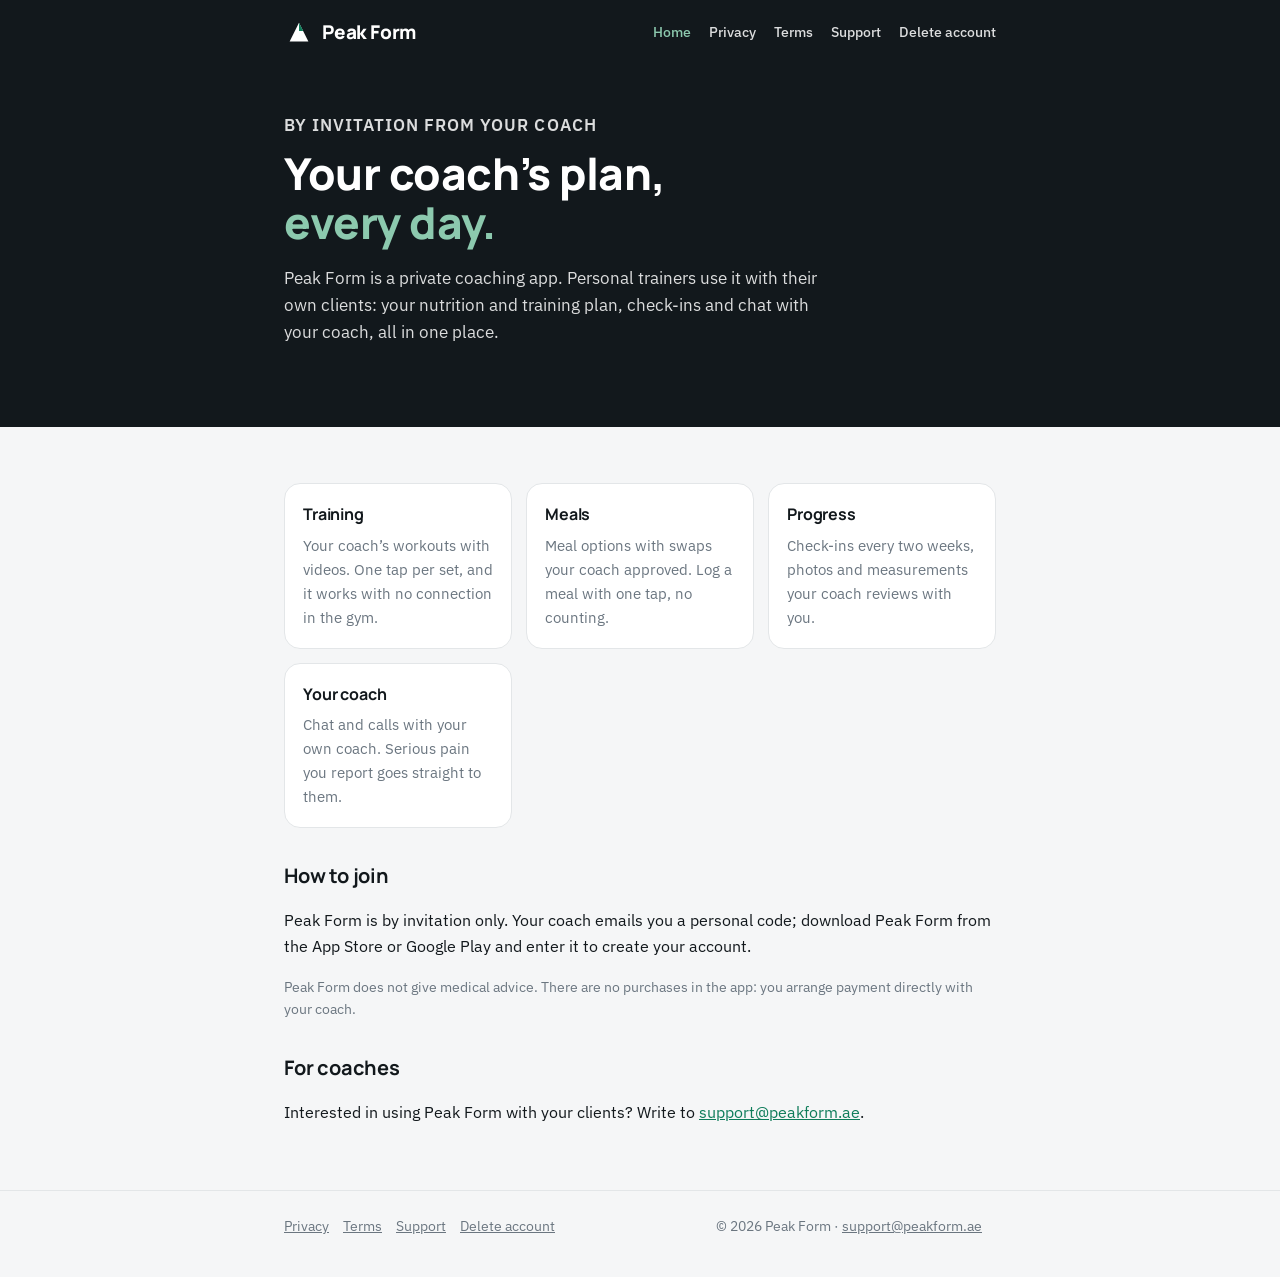
<file: index.html>
<!doctype html>
<html lang="en">
<head>
<meta charset="utf-8">
<meta name="viewport" content="width=device-width, initial-scale=1">
<title>Peak Form</title>
<meta name="description" content="Peak Form is a private coaching app: your personal trainer's nutrition and training plan on your phone, by invitation from your coach.">
<meta name="theme-color" content="#12181C">
<link rel="icon" href="/favicon.svg" type="image/svg+xml">
<link rel="preconnect" href="https://fonts.googleapis.com">
<link rel="preconnect" href="https://fonts.gstatic.com" crossorigin>
<link href="https://fonts.googleapis.com/css2?family=IBM+Plex+Sans:wght@400;500;600&family=Manrope:wght@700;800&display=swap" rel="stylesheet">
<link rel="stylesheet" href="/style.css">
</head>
<body>
<header class="top"><div class="wrap">
  <a class="brand" href="/"><svg viewBox="0 0 64 64" aria-hidden="true"><path d="M32 12 L52 52 L12 52 Z" fill="#FFFFFF"/><path d="M32 12 L41 30 L32 30 Z" fill="#0E7C5A"/></svg><span>Peak Form</span></a>
  <nav class="links" aria-label="Main"><a href="/" aria-current="page">Home</a><a href="/privacy">Privacy</a><a href="/terms">Terms</a><a href="/support">Support</a><a href="/delete-account">Delete account</a></nav>
</div></header>
<section class="hero"><div class="wrap">
  <p class="kicker">By invitation from your coach</p>
  <h1>Your coach’s plan,<br><span class="accent">every day.</span></h1>
  <p>Peak Form is a private coaching app. Personal trainers use it with their own clients: your nutrition and training plan, check-ins and chat with your coach, all in one place.</p>
</div></section>
<main><div class="wrap">
  <div class="grid">
    <div class="card"><h3>Training</h3><p>Your coach’s workouts with videos. One tap per set, and it works with no connection in the gym.</p></div>
    <div class="card"><h3>Meals</h3><p>Meal options with swaps your coach approved. Log a meal with one tap, no counting.</p></div>
    <div class="card"><h3>Progress</h3><p>Check-ins every two weeks, photos and measurements your coach reviews with you.</p></div>
    <div class="card"><h3>Your coach</h3><p>Chat and calls with your own coach. Serious pain you report goes straight to them.</p></div>
  </div>
  <h2>How to join</h2>
  <p>Peak Form is by invitation only. Your coach emails you a personal code; download Peak Form from the App Store or Google Play and enter it to create your account.</p>
  <p class="muted">Peak Form does not give medical advice. There are no purchases in the app: you arrange payment directly with your coach.</p>
  <h2>For coaches</h2>
  <p>Interested in using Peak Form with your clients? Write to <a href="mailto:support@peakform.ae">support@peakform.ae</a>.</p>
</div></main>
<footer class="bottom"><div class="wrap">
  <div><a href="/privacy">Privacy</a><a href="/terms">Terms</a><a href="/support">Support</a><a href="/delete-account">Delete account</a></div>
  <div>© 2026 Peak Form · <a href="mailto:support@peakform.ae">support@peakform.ae</a></div>
</div></footer>
</body>
</html>
</file>
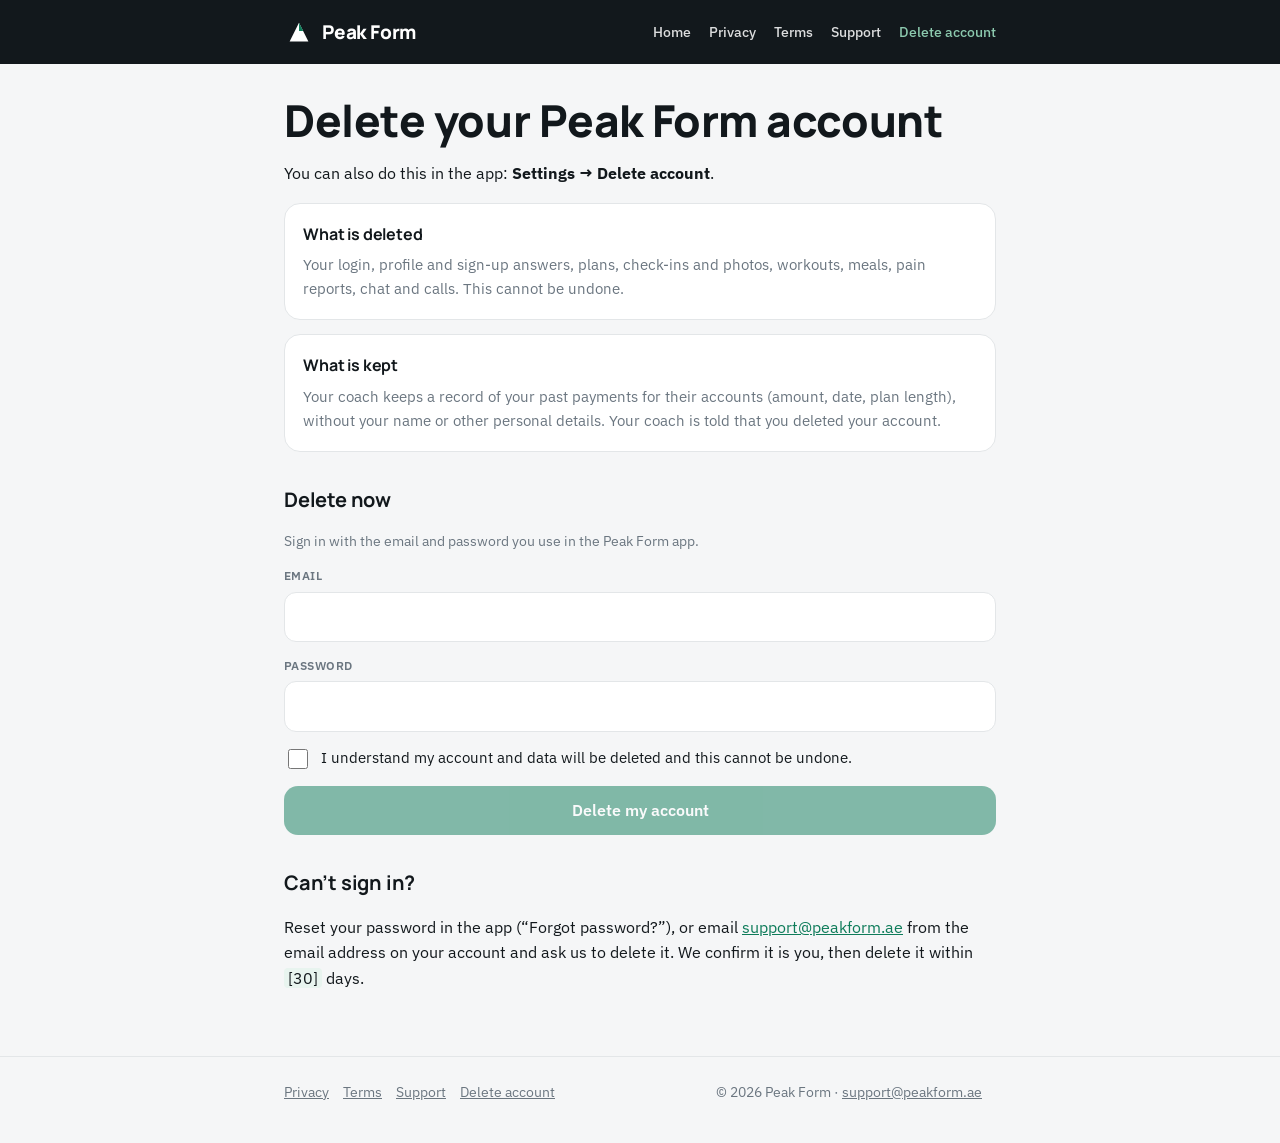
<file: delete-account.html>
<!doctype html>
<html lang="en">
<head>
<meta charset="utf-8">
<meta name="viewport" content="width=device-width, initial-scale=1">
<title>Delete your account – Peak Form</title>
<meta name="description" content="Delete your Peak Form account and personal data.">
<meta name="theme-color" content="#12181C">
<link rel="icon" href="/favicon.svg" type="image/svg+xml">
<link rel="preconnect" href="https://fonts.googleapis.com">
<link rel="preconnect" href="https://fonts.gstatic.com" crossorigin>
<link href="https://fonts.googleapis.com/css2?family=IBM+Plex+Sans:wght@400;500;600&family=Manrope:wght@700;800&display=swap" rel="stylesheet">
<link rel="stylesheet" href="/style.css">
</head>
<body>
<header class="top"><div class="wrap">
  <a class="brand" href="/"><svg viewBox="0 0 64 64" aria-hidden="true"><path d="M32 12 L52 52 L12 52 Z" fill="#FFFFFF"/><path d="M32 12 L41 30 L32 30 Z" fill="#0E7C5A"/></svg><span>Peak Form</span></a>
  <nav class="links" aria-label="Main"><a href="/">Home</a><a href="/privacy">Privacy</a><a href="/terms">Terms</a><a href="/support">Support</a><a href="/delete-account" aria-current="page">Delete account</a></nav>
</div></header>
<main><div class="wrap">
  <h1>Delete your Peak Form account</h1>
  <p>You can also do this in the app: <strong>Settings → Delete account</strong>.</p>

  <div class="card">
    <h3>What is deleted</h3>
    <p>Your login, profile and sign-up answers, plans, check-ins and photos, workouts, meals, pain reports, chat and calls. This cannot be undone.</p>
  </div>
  <div class="card">
    <h3>What is kept</h3>
    <p>Your coach keeps a record of your past payments for their accounts (amount, date, plan length), without your name or other personal details. Your coach is told that you deleted your account.</p>
  </div>

  <h2>Delete now</h2>
  <p class="muted">Sign in with the email and password you use in the Peak Form app.</p>
  <form id="del" novalidate>
    <label>Email<input id="email" type="email" autocomplete="username" required></label>
    <label>Password<input id="password" type="password" autocomplete="current-password" required></label>
    <label class="check"><input id="sure" type="checkbox"> I understand my account and data will be deleted and this cannot be undone.</label>
    <div id="msg" class="notice alert" role="alert" hidden></div>
    <button class="btn" id="go" type="submit" disabled>Delete my account</button>
  </form>
  <div id="done" class="notice ok" role="status" hidden><strong>Your account is deleted.</strong> Your login and personal data have been removed. Thank you for training with Peak Form.</div>

  <h2>Can’t sign in?</h2>
  <p>Reset your password in the app (“Forgot password?”), or email <a href="mailto:support@peakform.ae?subject=Delete%20my%20account">support@peakform.ae</a> from the email address on your account and ask us to delete it. We confirm it is you, then delete it within <span class="tbc">[30]</span> days.</p>
</div></main>
<script src="/config.js"></script>
<script src="/delete-account.js"></script>
<footer class="bottom"><div class="wrap">
  <div><a href="/privacy">Privacy</a><a href="/terms">Terms</a><a href="/support">Support</a><a href="/delete-account">Delete account</a></div>
  <div>© 2026 Peak Form · <a href="mailto:support@peakform.ae">support@peakform.ae</a></div>
</div></footer>
</body>
</html>
</file>
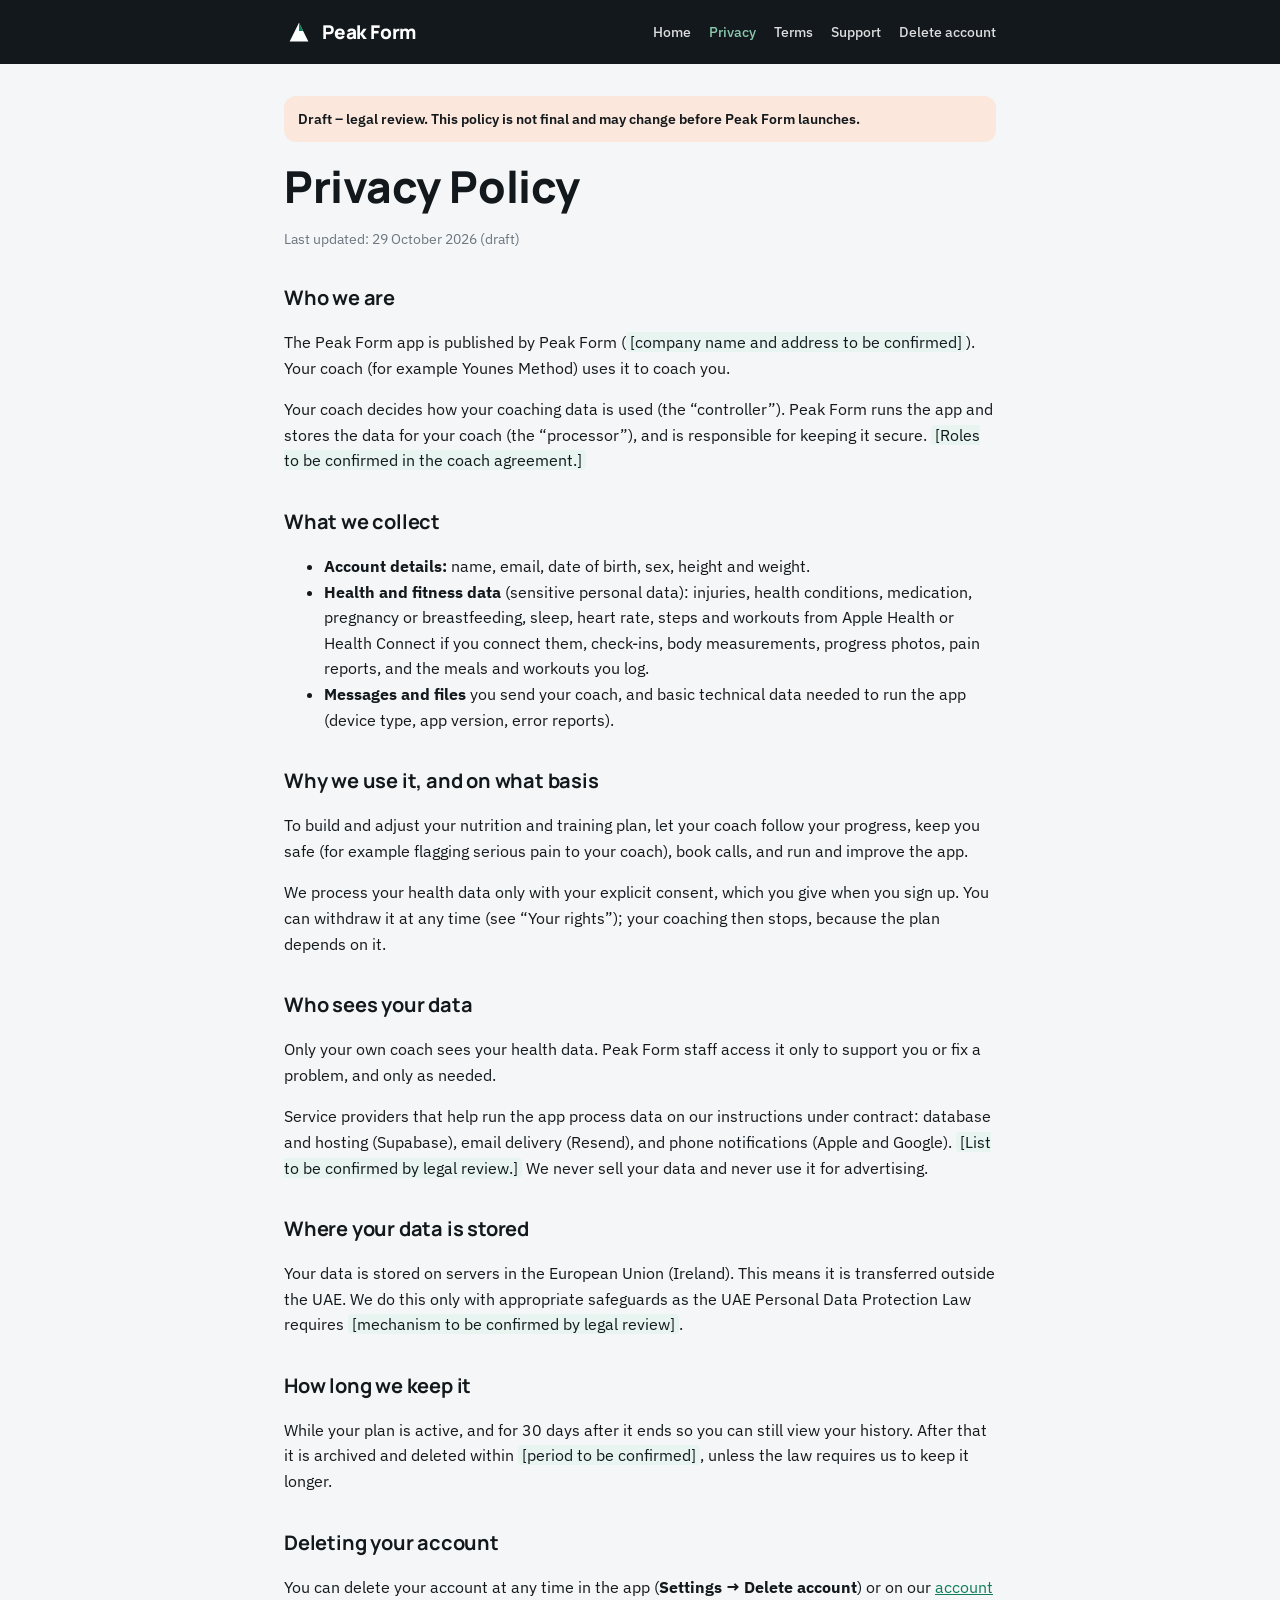
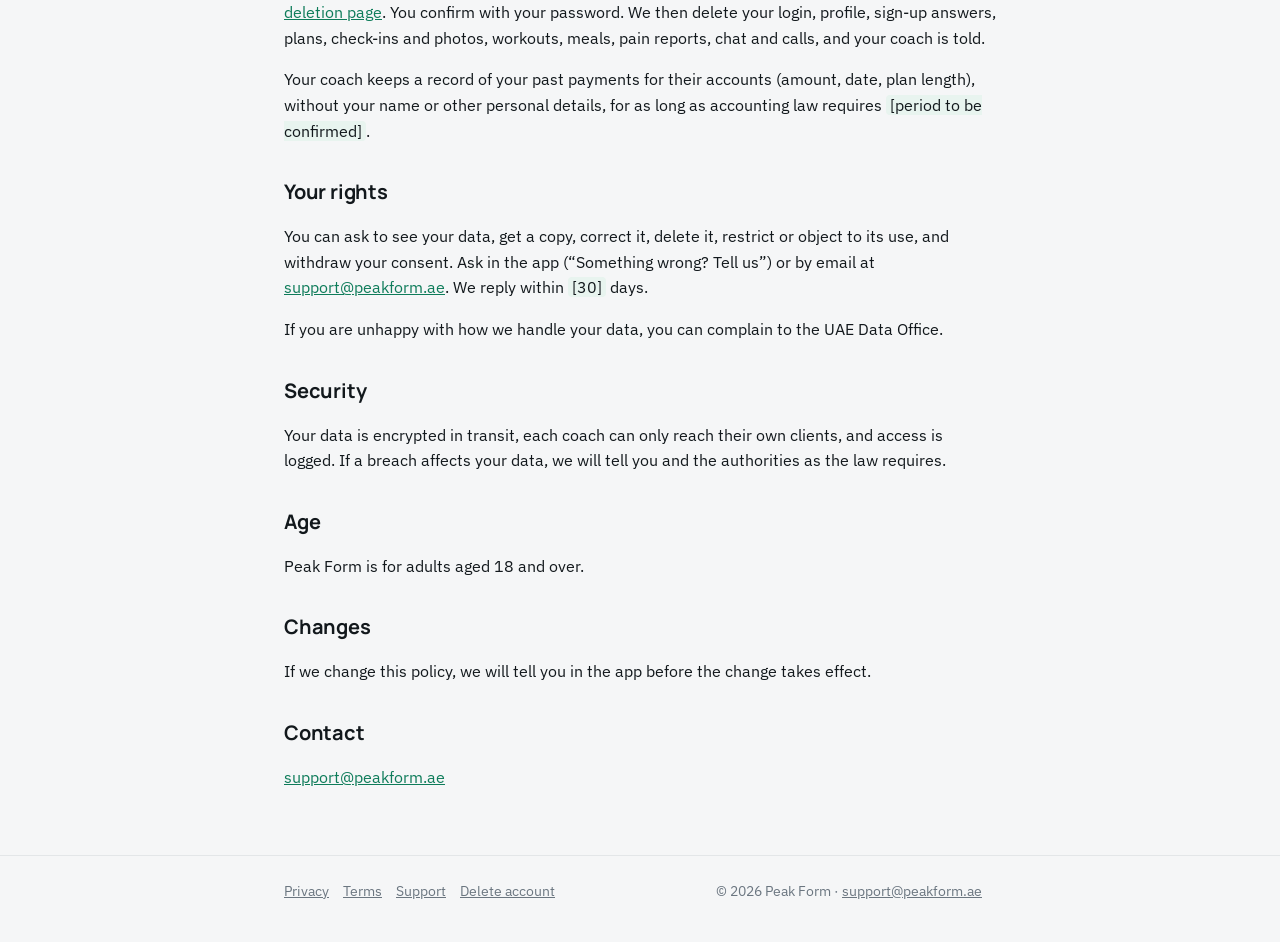
<file: privacy.html>
<!doctype html>
<html lang="en">
<head>
<meta charset="utf-8">
<meta name="viewport" content="width=device-width, initial-scale=1">
<title>Privacy Policy – Peak Form</title>
<meta name="description" content="How Peak Form collects, uses, stores and deletes your personal and health data.">
<meta name="theme-color" content="#12181C">
<link rel="icon" href="/favicon.svg" type="image/svg+xml">
<link rel="preconnect" href="https://fonts.googleapis.com">
<link rel="preconnect" href="https://fonts.gstatic.com" crossorigin>
<link href="https://fonts.googleapis.com/css2?family=IBM+Plex+Sans:wght@400;500;600&family=Manrope:wght@700;800&display=swap" rel="stylesheet">
<link rel="stylesheet" href="/style.css">
</head>
<body>
<header class="top"><div class="wrap">
  <a class="brand" href="/"><svg viewBox="0 0 64 64" aria-hidden="true"><path d="M32 12 L52 52 L12 52 Z" fill="#FFFFFF"/><path d="M32 12 L41 30 L32 30 Z" fill="#0E7C5A"/></svg><span>Peak Form</span></a>
  <nav class="links" aria-label="Main"><a href="/">Home</a><a href="/privacy" aria-current="page">Privacy</a><a href="/terms">Terms</a><a href="/support">Support</a><a href="/delete-account">Delete account</a></nav>
</div></header>
<main><div class="wrap">
  <p class="draft">Draft – legal review. This policy is not final and may change before Peak Form launches.</p>
  <h1>Privacy Policy</h1>
  <p class="muted">Last updated: 29 October 2026 (draft)</p>

  <h2>Who we are</h2>
  <p>The Peak Form app is published by Peak Form (<span class="tbc">[company name and address to be confirmed]</span>). Your coach (for example Younes Method) uses it to coach you.</p>
  <p>Your coach decides how your coaching data is used (the “controller”). Peak Form runs the app and stores the data for your coach (the “processor”), and is responsible for keeping it secure. <span class="tbc">[Roles to be confirmed in the coach agreement.]</span></p>

  <h2>What we collect</h2>
  <ul>
    <li><strong>Account details:</strong> name, email, date of birth, sex, height and weight.</li>
    <li><strong>Health and fitness data</strong> (sensitive personal data): injuries, health conditions, medication, pregnancy or breastfeeding, sleep, heart rate, steps and workouts from Apple Health or Health Connect if you connect them, check-ins, body measurements, progress photos, pain reports, and the meals and workouts you log.</li>
    <li><strong>Messages and files</strong> you send your coach, and basic technical data needed to run the app (device type, app version, error reports).</li>
  </ul>

  <h2>Why we use it, and on what basis</h2>
  <p>To build and adjust your nutrition and training plan, let your coach follow your progress, keep you safe (for example flagging serious pain to your coach), book calls, and run and improve the app.</p>
  <p>We process your health data only with your explicit consent, which you give when you sign up. You can withdraw it at any time (see “Your rights”); your coaching then stops, because the plan depends on it.</p>

  <h2>Who sees your data</h2>
  <p>Only your own coach sees your health data. Peak Form staff access it only to support you or fix a problem, and only as needed.</p>
  <p>Service providers that help run the app process data on our instructions under contract: database and hosting (Supabase), email delivery (Resend), and phone notifications (Apple and Google). <span class="tbc">[List to be confirmed by legal review.]</span> We never sell your data and never use it for advertising.</p>

  <h2>Where your data is stored</h2>
  <p>Your data is stored on servers in the European Union (Ireland). This means it is transferred outside the UAE. We do this only with appropriate safeguards as the UAE Personal Data Protection Law requires <span class="tbc">[mechanism to be confirmed by legal review]</span>.</p>

  <h2>How long we keep it</h2>
  <p>While your plan is active, and for 30 days after it ends so you can still view your history. After that it is archived and deleted within <span class="tbc">[period to be confirmed]</span>, unless the law requires us to keep it longer.</p>

  <h2 id="delete">Deleting your account</h2>
  <p>You can delete your account at any time in the app (<strong>Settings → Delete account</strong>) or on our <a href="/delete-account">account deletion page</a>. You confirm with your password. We then delete your login, profile, sign-up answers, plans, check-ins and photos, workouts, meals, pain reports, chat and calls, and your coach is told.</p>
  <p>Your coach keeps a record of your past payments for their accounts (amount, date, plan length), without your name or other personal details, for as long as accounting law requires <span class="tbc">[period to be confirmed]</span>.</p>

  <h2>Your rights</h2>
  <p>You can ask to see your data, get a copy, correct it, delete it, restrict or object to its use, and withdraw your consent. Ask in the app (“Something wrong? Tell us”) or by email at <a href="mailto:support@peakform.ae">support@peakform.ae</a>. We reply within <span class="tbc">[30]</span> days.</p>
  <p>If you are unhappy with how we handle your data, you can complain to the UAE Data Office.</p>

  <h2>Security</h2>
  <p>Your data is encrypted in transit, each coach can only reach their own clients, and access is logged. If a breach affects your data, we will tell you and the authorities as the law requires.</p>

  <h2>Age</h2>
  <p>Peak Form is for adults aged 18 and over.</p>

  <h2>Changes</h2>
  <p>If we change this policy, we will tell you in the app before the change takes effect.</p>

  <h2>Contact</h2>
  <p><a href="mailto:support@peakform.ae">support@peakform.ae</a></p>
</div></main>
<footer class="bottom"><div class="wrap">
  <div><a href="/privacy">Privacy</a><a href="/terms">Terms</a><a href="/support">Support</a><a href="/delete-account">Delete account</a></div>
  <div>© 2026 Peak Form · <a href="mailto:support@peakform.ae">support@peakform.ae</a></div>
</div></footer>
</body>
</html>
</file>
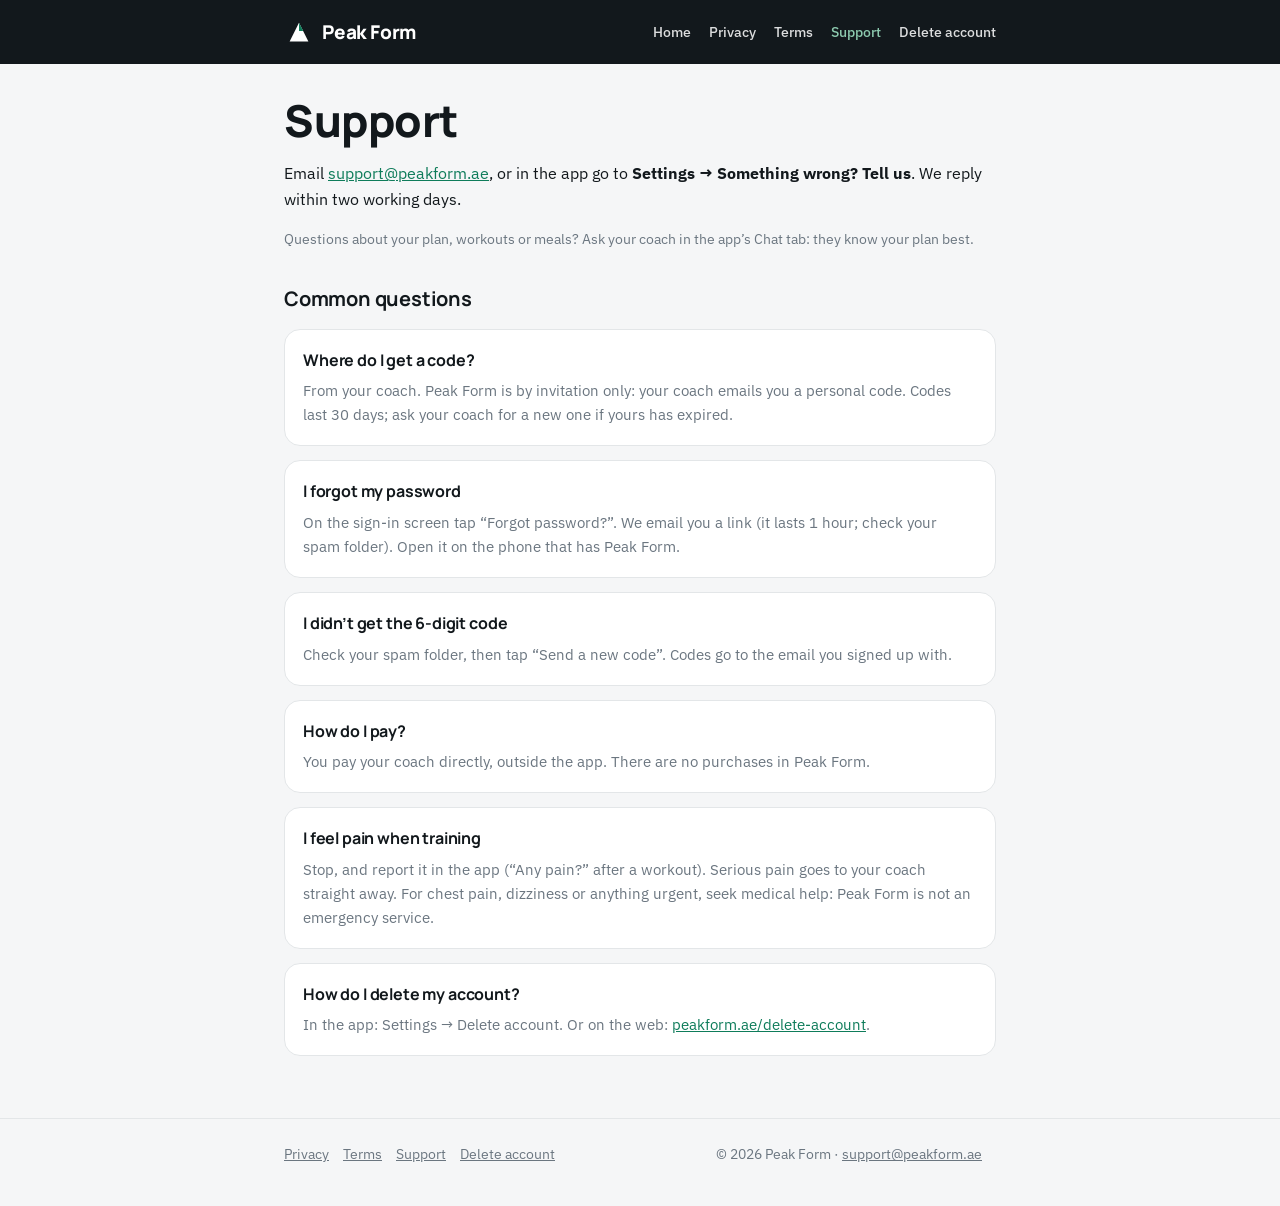
<file: support.html>
<!doctype html>
<html lang="en">
<head>
<meta charset="utf-8">
<meta name="viewport" content="width=device-width, initial-scale=1">
<title>Support – Peak Form</title>
<meta name="description" content="Get help with the Peak Form app: joining, signing in, your plan, and your account.">
<meta name="theme-color" content="#12181C">
<link rel="icon" href="/favicon.svg" type="image/svg+xml">
<link rel="preconnect" href="https://fonts.googleapis.com">
<link rel="preconnect" href="https://fonts.gstatic.com" crossorigin>
<link href="https://fonts.googleapis.com/css2?family=IBM+Plex+Sans:wght@400;500;600&family=Manrope:wght@700;800&display=swap" rel="stylesheet">
<link rel="stylesheet" href="/style.css">
</head>
<body>
<header class="top"><div class="wrap">
  <a class="brand" href="/"><svg viewBox="0 0 64 64" aria-hidden="true"><path d="M32 12 L52 52 L12 52 Z" fill="#FFFFFF"/><path d="M32 12 L41 30 L32 30 Z" fill="#0E7C5A"/></svg><span>Peak Form</span></a>
  <nav class="links" aria-label="Main"><a href="/">Home</a><a href="/privacy">Privacy</a><a href="/terms">Terms</a><a href="/support" aria-current="page">Support</a><a href="/delete-account">Delete account</a></nav>
</div></header>
<main><div class="wrap">
  <h1>Support</h1>
  <p>Email <a href="mailto:support@peakform.ae">support@peakform.ae</a>, or in the app go to <strong>Settings → Something wrong? Tell us</strong>. We reply within two working days.</p>
  <p class="muted">Questions about your plan, workouts or meals? Ask your coach in the app’s Chat tab: they know your plan best.</p>

  <h2>Common questions</h2>
  <div class="card"><h3>Where do I get a code?</h3><p>From your coach. Peak Form is by invitation only: your coach emails you a personal code. Codes last 30 days; ask your coach for a new one if yours has expired.</p></div>
  <div class="card"><h3>I forgot my password</h3><p>On the sign-in screen tap “Forgot password?”. We email you a link (it lasts 1 hour; check your spam folder). Open it on the phone that has Peak Form.</p></div>
  <div class="card"><h3>I didn’t get the 6-digit code</h3><p>Check your spam folder, then tap “Send a new code”. Codes go to the email you signed up with.</p></div>
  <div class="card"><h3>How do I pay?</h3><p>You pay your coach directly, outside the app. There are no purchases in Peak Form.</p></div>
  <div class="card"><h3>I feel pain when training</h3><p>Stop, and report it in the app (“Any pain?” after a workout). Serious pain goes to your coach straight away. For chest pain, dizziness or anything urgent, seek medical help: Peak Form is not an emergency service.</p></div>
  <div class="card"><h3>How do I delete my account?</h3><p>In the app: Settings → Delete account. Or on the web: <a href="/delete-account">peakform.ae/delete-account</a>.</p></div>
</div></main>
<footer class="bottom"><div class="wrap">
  <div><a href="/privacy">Privacy</a><a href="/terms">Terms</a><a href="/support">Support</a><a href="/delete-account">Delete account</a></div>
  <div>© 2026 Peak Form · <a href="mailto:support@peakform.ae">support@peakform.ae</a></div>
</div></footer>
</body>
</html>
</file>
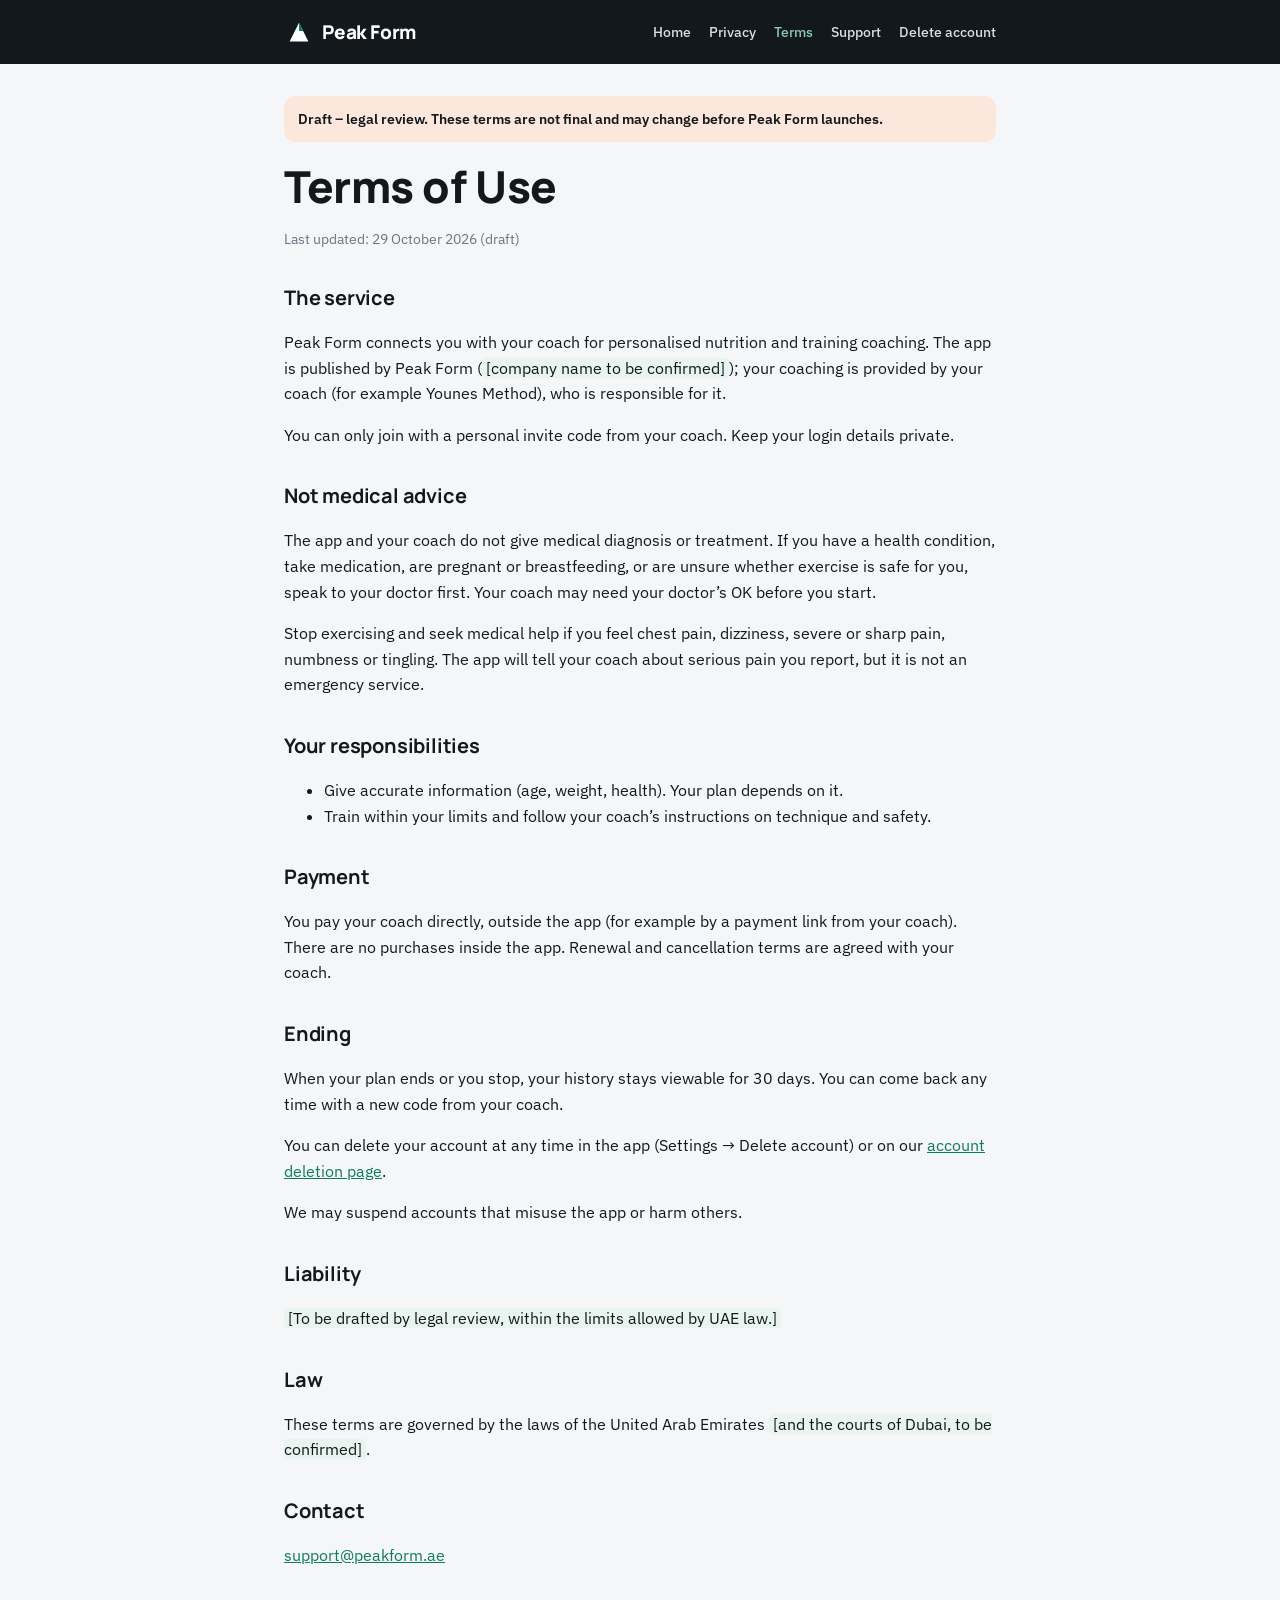
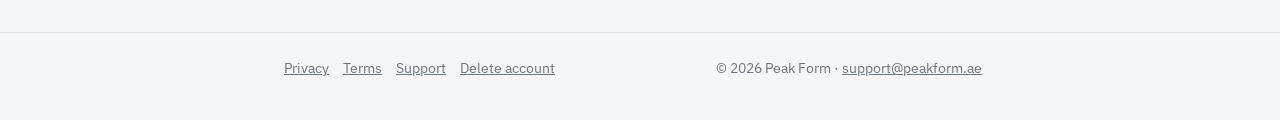
<file: terms.html>
<!doctype html>
<html lang="en">
<head>
<meta charset="utf-8">
<meta name="viewport" content="width=device-width, initial-scale=1">
<title>Terms of Use – Peak Form</title>
<meta name="description" content="The terms for using the Peak Form coaching app.">
<meta name="theme-color" content="#12181C">
<link rel="icon" href="/favicon.svg" type="image/svg+xml">
<link rel="preconnect" href="https://fonts.googleapis.com">
<link rel="preconnect" href="https://fonts.gstatic.com" crossorigin>
<link href="https://fonts.googleapis.com/css2?family=IBM+Plex+Sans:wght@400;500;600&family=Manrope:wght@700;800&display=swap" rel="stylesheet">
<link rel="stylesheet" href="/style.css">
</head>
<body>
<header class="top"><div class="wrap">
  <a class="brand" href="/"><svg viewBox="0 0 64 64" aria-hidden="true"><path d="M32 12 L52 52 L12 52 Z" fill="#FFFFFF"/><path d="M32 12 L41 30 L32 30 Z" fill="#0E7C5A"/></svg><span>Peak Form</span></a>
  <nav class="links" aria-label="Main"><a href="/">Home</a><a href="/privacy">Privacy</a><a href="/terms" aria-current="page">Terms</a><a href="/support">Support</a><a href="/delete-account">Delete account</a></nav>
</div></header>
<main><div class="wrap">
  <p class="draft">Draft – legal review. These terms are not final and may change before Peak Form launches.</p>
  <h1>Terms of Use</h1>
  <p class="muted">Last updated: 29 October 2026 (draft)</p>

  <h2>The service</h2>
  <p>Peak Form connects you with your coach for personalised nutrition and training coaching. The app is published by Peak Form (<span class="tbc">[company name to be confirmed]</span>); your coaching is provided by your coach (for example Younes Method), who is responsible for it.</p>
  <p>You can only join with a personal invite code from your coach. Keep your login details private.</p>

  <h2>Not medical advice</h2>
  <p>The app and your coach do not give medical diagnosis or treatment. If you have a health condition, take medication, are pregnant or breastfeeding, or are unsure whether exercise is safe for you, speak to your doctor first. Your coach may need your doctor’s OK before you start.</p>
  <p>Stop exercising and seek medical help if you feel chest pain, dizziness, severe or sharp pain, numbness or tingling. The app will tell your coach about serious pain you report, but it is not an emergency service.</p>

  <h2>Your responsibilities</h2>
  <ul>
    <li>Give accurate information (age, weight, health). Your plan depends on it.</li>
    <li>Train within your limits and follow your coach’s instructions on technique and safety.</li>
  </ul>

  <h2>Payment</h2>
  <p>You pay your coach directly, outside the app (for example by a payment link from your coach). There are no purchases inside the app. Renewal and cancellation terms are agreed with your coach.</p>

  <h2>Ending</h2>
  <p>When your plan ends or you stop, your history stays viewable for 30 days. You can come back any time with a new code from your coach.</p>
  <p>You can delete your account at any time in the app (Settings → Delete account) or on our <a href="/delete-account">account deletion page</a>.</p>
  <p>We may suspend accounts that misuse the app or harm others.</p>

  <h2>Liability</h2>
  <p><span class="tbc">[To be drafted by legal review, within the limits allowed by UAE law.]</span></p>

  <h2>Law</h2>
  <p>These terms are governed by the laws of the United Arab Emirates <span class="tbc">[and the courts of Dubai, to be confirmed]</span>.</p>

  <h2>Contact</h2>
  <p><a href="mailto:support@peakform.ae">support@peakform.ae</a></p>
</div></main>
<footer class="bottom"><div class="wrap">
  <div><a href="/privacy">Privacy</a><a href="/terms">Terms</a><a href="/support">Support</a><a href="/delete-account">Delete account</a></div>
  <div>© 2026 Peak Form · <a href="mailto:support@peakform.ae">support@peakform.ae</a></div>
</div></footer>
</body>
</html>
</file>
<file: style.css>
/* Peak Form site — approved brand (docs/03_BRAND.md): green #0E7C5A, ink #12181C, bg #F5F6F7,
   Manrope headings, IBM Plex Sans body, cards radius 16, buttons radius 14, inputs radius 12. */
:root {
  --green: #0E7C5A; --green-deep: #0A5D44; --green-light: #E8F4EF; --green-on-dark: #8CC9AE;
  --ink: #12181C; --bg: #F5F6F7; --card: #FFFFFF; --border: #E3E6E8;
  --text2: #6B7680; --muted: #9AA3AB; --alert: #E2622B; --alert-bg: #FBE7DC;
}
* { box-sizing: border-box; }
html { -webkit-text-size-adjust: 100%; }
body { margin: 0; background: var(--bg); color: var(--ink); font: 400 16px/1.6 'IBM Plex Sans', system-ui, sans-serif; }
a { color: var(--green); }
a:hover { color: var(--green-deep); }
h1, h2, h3, .brand { font-family: Manrope, system-ui, sans-serif; letter-spacing: -0.01em; }
h1 { font-weight: 800; font-size: clamp(28px, 6vw, 44px); line-height: 1.12; margin: 0 0 16px; }
h2 { font-weight: 700; font-size: 20px; margin: 32px 0 8px; }
h3 { font-weight: 700; font-size: 16px; margin: 0 0 6px; }
p, li { color: var(--ink); }
.wrap { max-width: 760px; margin: 0 auto; padding: 0 24px; }

header.top { background: var(--ink); }
header.top .wrap { display: flex; align-items: center; justify-content: space-between; gap: 16px; min-height: 64px; flex-wrap: wrap; }
.brand { display: inline-flex; align-items: center; gap: 8px; color: #fff; font-weight: 800; font-size: 19px; text-decoration: none; }
.brand svg { width: 30px; height: 30px; }
nav.links { display: flex; gap: 18px; flex-wrap: wrap; }
nav.links a { color: #fff; opacity: .85; text-decoration: none; font-size: 14px; font-weight: 500; }
nav.links a:hover, nav.links a[aria-current] { opacity: 1; color: var(--green-on-dark); }

.hero { background: var(--ink); color: #fff; padding: 48px 0 64px; }
.hero h1 { color: #fff; }
.hero .accent { color: var(--green-on-dark); }
.hero p { color: #fff; opacity: .85; font-size: 17px; max-width: 560px; }
.kicker { font-size: 12px; font-weight: 600; letter-spacing: .06em; text-transform: uppercase; color: var(--green-on-dark); margin: 0 0 10px; }

main { padding: 32px 0 48px; }
.card { background: var(--card); border: 1px solid var(--border); border-radius: 16px; padding: 18px; margin: 14px 0; }
.grid { display: grid; grid-template-columns: repeat(auto-fit, minmax(210px, 1fr)); gap: 14px; margin: 24px 0; }
.grid .card { margin: 0; }
.card p { margin: 0; color: var(--text2); font-size: 15px; }
.draft { background: var(--alert-bg); color: var(--ink); border-radius: 12px; padding: 12px 14px; font-weight: 600; font-size: 14px; margin: 0 0 20px; }
.muted { color: var(--text2); font-size: 14px; }
.tbc { background: var(--green-light); padding: 0 4px; border-radius: 4px; }

.btn { display: inline-block; background: var(--green); color: #fff; border: 0; border-radius: 14px; padding: 15px 22px; font: 600 16px/1.2 'IBM Plex Sans', system-ui, sans-serif; text-decoration: none; cursor: pointer; }
.btn:hover { background: var(--green-deep); color: #fff; }
.btn:disabled { opacity: .5; cursor: default; }
.btn.secondary { background: #fff; color: var(--ink); border: 1px solid var(--border); }
form { display: grid; gap: 14px; margin-top: 8px; }
label { font-size: 12px; font-weight: 600; letter-spacing: .04em; text-transform: uppercase; color: var(--text2); display: grid; gap: 6px; }
input { font: 400 16px/1.4 'IBM Plex Sans', system-ui, sans-serif; color: var(--ink); background: #fff; border: 1.5px solid var(--border); border-radius: 12px; padding: 13px 14px; width: 100%; text-transform: none; letter-spacing: 0; }
input:focus { outline: 2px solid var(--green); outline-offset: 1px; border-color: var(--green); }
.check { display: flex; gap: 10px; align-items: flex-start; text-transform: none; letter-spacing: 0; font-size: 15px; font-weight: 400; color: var(--ink); }
.check input { width: 20px; height: 20px; margin-top: 3px; flex: none; accent-color: var(--green); }
.notice { border-radius: 12px; padding: 12px 14px; font-size: 15px; }
.notice.alert { background: var(--alert-bg); }
.notice.ok { background: var(--green-light); }
[hidden] { display: none !important; }

footer.bottom { border-top: 1px solid var(--border); padding: 24px 0 40px; font-size: 14px; color: var(--text2); }
footer.bottom .wrap { display: flex; justify-content: space-between; gap: 12px; flex-wrap: wrap; }
footer.bottom a { color: var(--text2); margin-right: 14px; }
</file>
